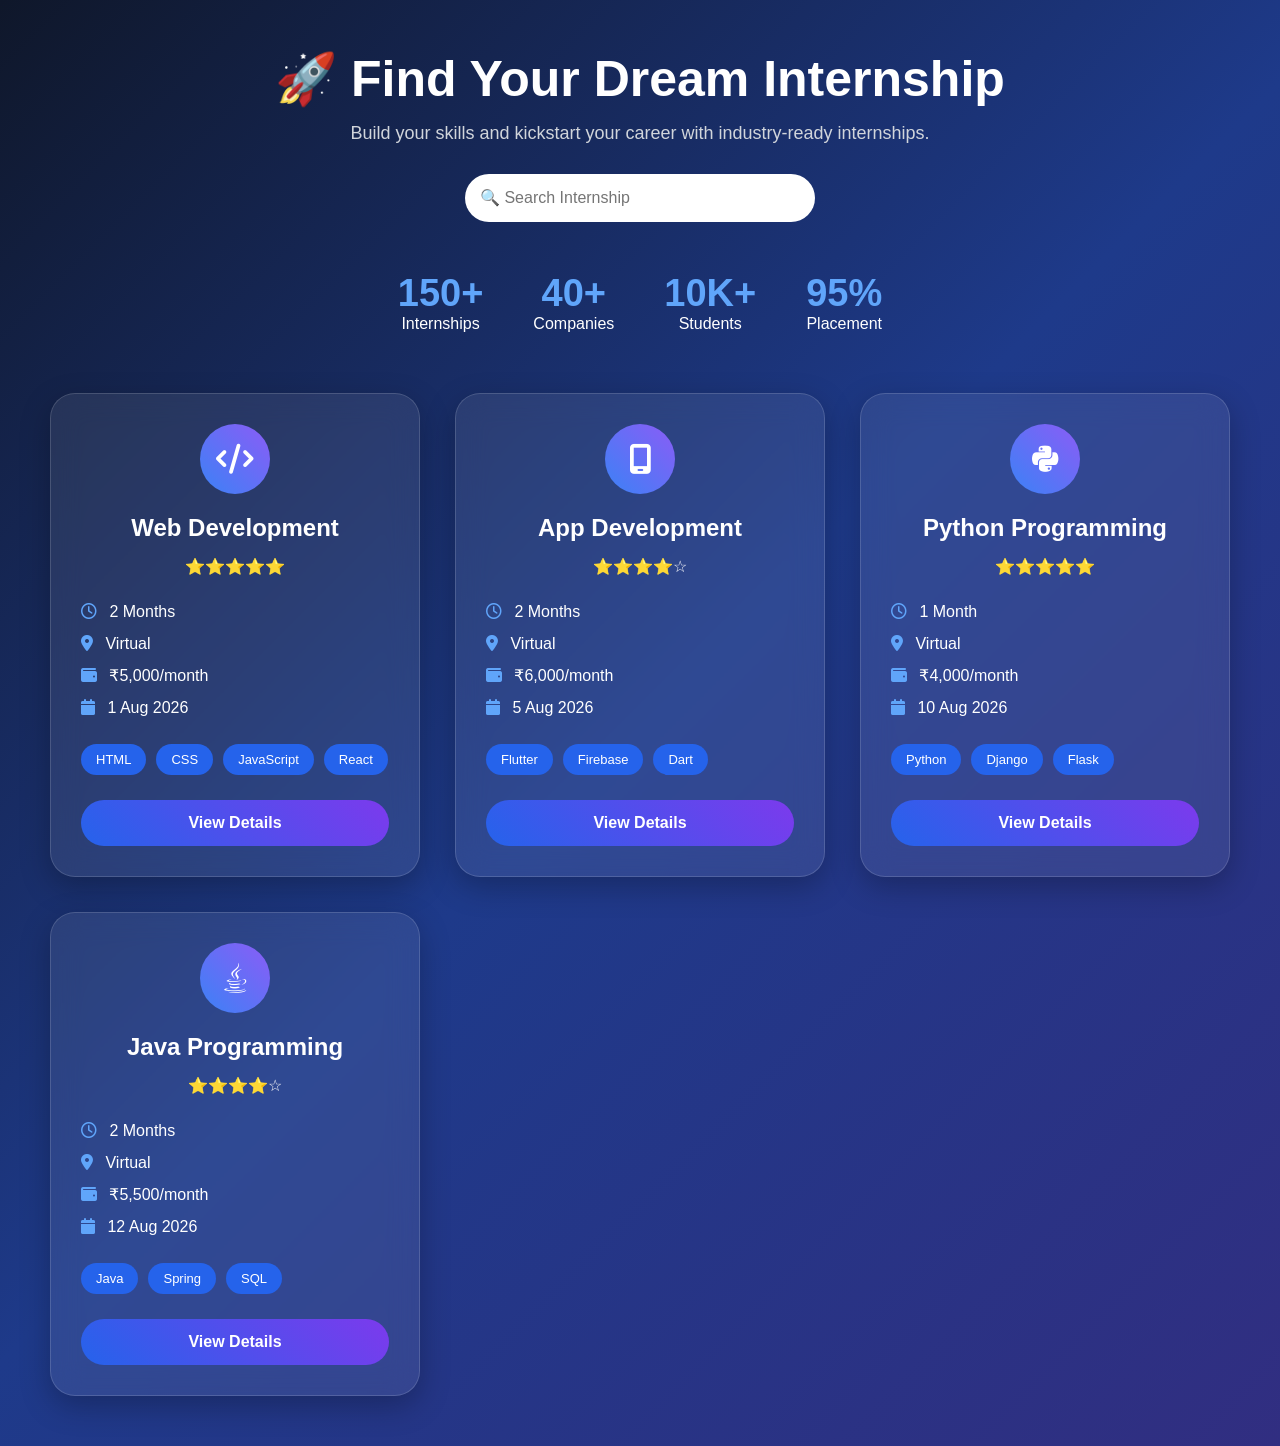
<file: Internship_Page/index.html>
<!DOCTYPE html>
<html lang="en">
<head>
<meta charset="UTF-8">
<meta name="viewport" content="width=device-width, initial-scale=1.0">
<title>Internship Portal</title>

<link rel="stylesheet" href="style.css">

<link rel="stylesheet"
href="https://cdnjs.cloudflare.com/ajax/libs/font-awesome/6.5.2/css/all.min.css">

</head>

<body>

<div class="hero">

<h1>🚀 Find Your Dream Internship</h1>

<p>Build your skills and kickstart your career with industry-ready internships.</p>

<input type="text" placeholder="🔍 Search Internship">

</div>

<div class="stats">

<div>
<h2>150+</h2>
<p>Internships</p>
</div>

<div>
<h2>40+</h2>
<p>Companies</p>
</div>

<div>
<h2>10K+</h2>
<p>Students</p>
</div>

<div>
<h2>95%</h2>
<p>Placement</p>
</div>

</div>

<section class="cards">

<div class="card">

<div class="icon">
<i class="fa-solid fa-code"></i>
</div>

<h2>Web Development</h2>

<div class="rating">
⭐⭐⭐⭐⭐
</div>

<ul>

<li><i class="fa-regular fa-clock"></i> 2 Months</li>

<li><i class="fa-solid fa-location-dot"></i> Virtual</li>

<li><i class="fa-solid fa-wallet"></i> ₹5,000/month</li>

<li><i class="fa-solid fa-calendar"></i> 1 Aug 2026</li>

</ul>

<div class="skills">

<span>HTML</span>

<span>CSS</span>

<span>JavaScript</span>

<span>React</span>

</div>

<a href="https://vaultofcodes.in/" target="_blank">
View Details
</a>

</div>

<div class="card">

<div class="icon">
<i class="fa-solid fa-mobile-screen"></i>
</div>

<h2>App Development</h2>

<div class="rating">
⭐⭐⭐⭐☆
</div>

<ul>

<li><i class="fa-regular fa-clock"></i> 2 Months</li>

<li><i class="fa-solid fa-location-dot"></i> Virtual</li>

<li><i class="fa-solid fa-wallet"></i> ₹6,000/month</li>

<li><i class="fa-solid fa-calendar"></i> 5 Aug 2026</li>

</ul>

<div class="skills">

<span>Flutter</span>

<span>Firebase</span>

<span>Dart</span>

</div>

<a href="https://vaultofcodes.in/" target="_blank">
View Details
</a>

</div>

<div class="card">

<div class="icon">
<i class="fa-brands fa-python"></i>
</div>

<h2>Python Programming</h2>

<div class="rating">
⭐⭐⭐⭐⭐
</div>

<ul>

<li><i class="fa-regular fa-clock"></i> 1 Month</li>

<li><i class="fa-solid fa-location-dot"></i> Virtual</li>

<li><i class="fa-solid fa-wallet"></i> ₹4,000/month</li>

<li><i class="fa-solid fa-calendar"></i> 10 Aug 2026</li>

</ul>

<div class="skills">

<span>Python</span>

<span>Django</span>

<span>Flask</span>

</div>

<a href="https://vaultofcodes.in/" target="_blank">
View Details
</a>

</div>

<div class="card">

<div class="icon">
<i class="fa-brands fa-java"></i>
</div>

<h2>Java Programming</h2>

<div class="rating">
⭐⭐⭐⭐☆
</div>

<ul>

<li><i class="fa-regular fa-clock"></i> 2 Months</li>

<li><i class="fa-solid fa-location-dot"></i> Virtual</li>

<li><i class="fa-solid fa-wallet"></i> ₹5,500/month</li>

<li><i class="fa-solid fa-calendar"></i> 12 Aug 2026</li>

</ul>

<div class="skills">

<span>Java</span>

<span>Spring</span>

<span>SQL</span>

</div>

<a href="https://vaultofcodes.in/" target="_blank">
View Details
</a>

</div>

</section>

</body>
</html>
</file>
<file: Internship_Page/style.css>
*{
margin:0;
padding:0;
box-sizing:border-box;
font-family:'Poppins',sans-serif;
}

body{

background:linear-gradient(135deg,#0f172a,#1e3a8a,#312e81);

min-height:100vh;

color:white;

padding:50px;

}

.hero{

text-align:center;

margin-bottom:50px;

}

.hero h1{

font-size:50px;

margin-bottom:15px;

}

.hero p{

color:#d1d5db;

margin-bottom:30px;

font-size:18px;

}

.hero input{

width:350px;

max-width:90%;

padding:15px;

border:none;

outline:none;

border-radius:50px;

font-size:16px;

}

.stats{

display:flex;

justify-content:center;

gap:50px;

margin-bottom:60px;

flex-wrap:wrap;

}

.stats div{

text-align:center;

}

.stats h2{

font-size:38px;

color:#60a5fa;

}

.cards{

display:grid;

grid-template-columns:repeat(auto-fit,minmax(300px,1fr));

gap:35px;

}

.card{

background:rgba(255,255,255,.08);

backdrop-filter:blur(15px);

border:1px solid rgba(255,255,255,.15);

border-radius:25px;

padding:30px;

transition:.4s;

box-shadow:0 10px 30px rgba(0,0,0,.25);

}

.card:hover{

transform:translateY(-15px);

box-shadow:0 25px 50px rgba(0,0,0,.45);

}

.icon{

width:70px;

height:70px;

background:linear-gradient(45deg,#3b82f6,#8b5cf6);

border-radius:50%;

display:flex;

justify-content:center;

align-items:center;

font-size:30px;

margin:auto;

margin-bottom:20px;

}

.card h2{

text-align:center;

margin-bottom:15px;

}

.rating{

text-align:center;

margin-bottom:20px;

}

.card ul{

list-style:none;

line-height:2;

margin-bottom:20px;

}

.card li i{

color:#60a5fa;

margin-right:8px;

}

.skills{

display:flex;

flex-wrap:wrap;

gap:10px;

margin-bottom:25px;

}

.skills span{

background:#2563eb;

padding:8px 15px;

border-radius:25px;

font-size:13px;

}

.card a{

display:block;

text-align:center;

padding:14px;

background:linear-gradient(45deg,#2563eb,#7c3aed);

color:white;

text-decoration:none;

border-radius:50px;

font-weight:bold;

transition:.3s;

}

.card a:hover{

transform:scale(1.05);

box-shadow:0 10px 25px rgba(37,99,235,.5);

}

@media(max-width:768px){

.hero h1{

font-size:36px;

}

.stats{

gap:25px;

}

}
</file>
